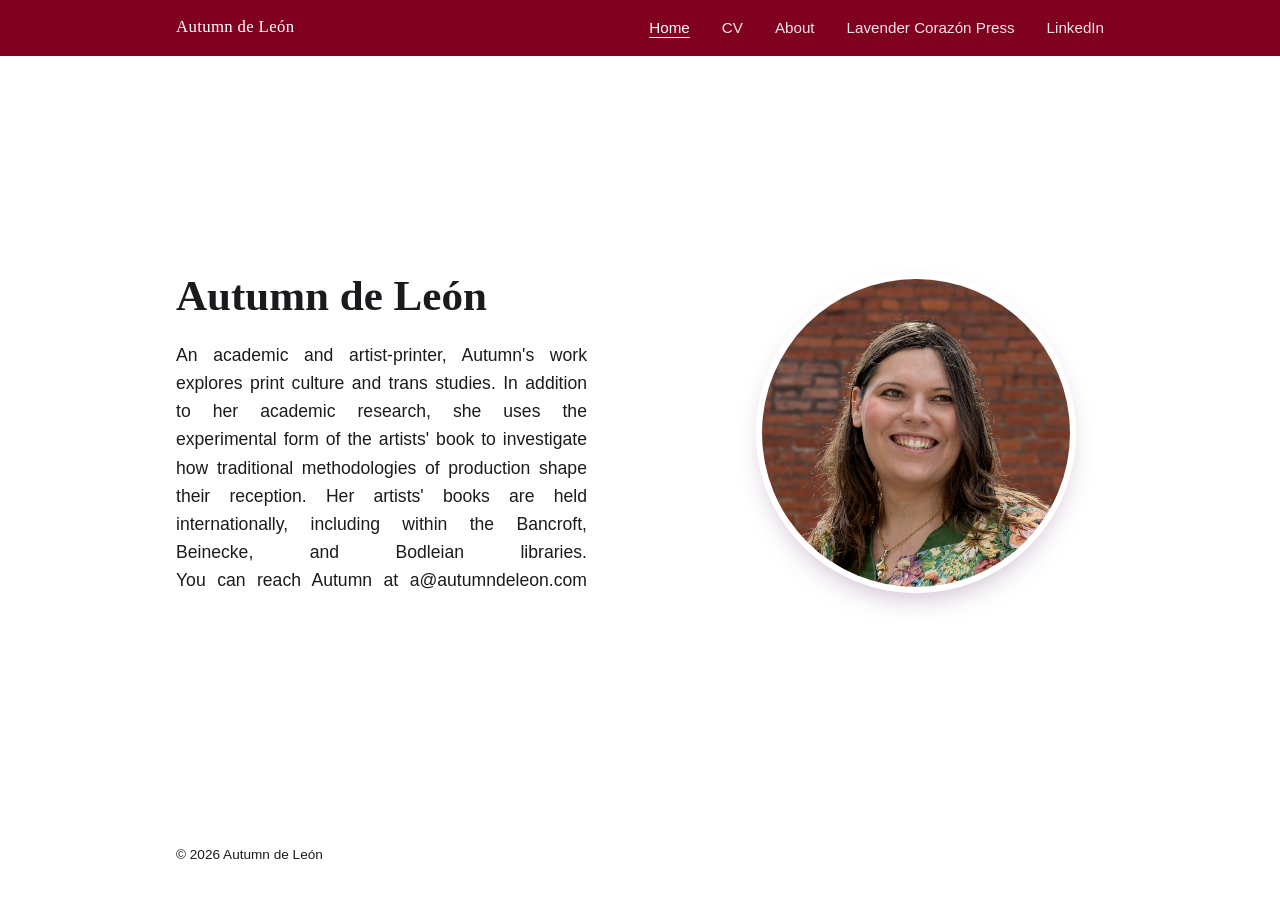
<file: index.html>
<!DOCTYPE html>
<html lang="en">
<head>
  <meta charset="UTF-8" />
  <meta name="viewport" content="width=device-width, initial-scale=1" />
  <title>Autumn de León</title>
  <meta name="description" content="Portfolio of Autumn de León - academic and artist-printer working in book history, print culture, and trans studies." />
<link rel="icon" href="favicon.png" />
<script type="application/ld+json">
{
  "@context": "https://schema.org",
  "@type": "Person",
  "name": "Autumn de León",
  "alternateName": "Autumn de Leon",
  "url": "https://autumndeleon.com/",
  "jobTitle": "Artist-Printer",
  "image": "https://autumndeleon.com/assets/autumn-headshot.png",
  "description": "Artist-Printer researching textual materiality as it relates to the book as object.",
  "worksFor": {
    "@type": "Organization",
    "name": "Lavender Corazón Press",
    "url": "https://lavendercorazon.com/"
  },
  "alumniOf": {
    "@type": "CollegeOrUniversity",
    "name": "University of California, Berkeley"
  },
  "sameAs": [
    "https://www.linkedin.com/in/autumndeleon/",
    "https://www.instagram.com/itsautumnhazel",
    "https://lavendercorazon.com/autumn.html"
  ]
}
</script>
  <link rel="stylesheet" href="style.css" />
  <link rel="canonical" href="https://autumndeleon.com/">
</head>
<body class="page-home">
  <header class="site-nav">
    <div class="site-nav__inner">
      <a class="site-nav__brand" href="/">Autumn de León</a>
      <button class="site-nav__toggle" aria-label="Open menu" aria-expanded="false" aria-controls="nav-list">
        <svg viewBox="0 0 24 24" fill="none" stroke="currentColor" stroke-width="2" stroke-linecap="round" stroke-linejoin="round">
          <line x1="4" x2="20" y1="12" y2="12"></line>
          <line x1="4" x2="20" y1="6" y2="6"></line>
          <line x1="4" x2="20" y1="18" y2="18"></line>
        </svg>
      </button>
      <ul class="site-nav__list" id="nav-list">
        <li><a href="/" class="is-active" aria-current="page">Home</a></li>
        <li><a href="/cv">CV</a></li>
        <li><a href="/bio">About</a></li>
        <li><a href="https://lavendercorazon.com/index">Lavender Corazón Press</a></li>
        <li><a href="https://www.linkedin.com/in/autumndeleon/">LinkedIn</a></li>
      </ul>
    </div>
  </header>

  <main>
    <section class="hero">
      <div class="container container--wide hero__inner">
        <div class="hero__copy">
          <h1 class="hero__name">Autumn de&nbsp;León</h1>
          <p class="hero__tagline">An academic and artist-printer, Autumn's work explores print culture and trans studies. In addition to her academic research, she uses the experimental form of the artists' book to investigate how traditional methodologies of production shape their reception. Her artists' books are held internationally, including within the Bancroft, Beinecke, and Bodleian libraries.</p>
          <p class="hero__tagline" id="email"></p>
        </div>
        <figure class="hero__portrait">
          <img src="assets/autumn-headshot.png" alt="Portrait of Autumn de León" width="320" height="320" />
        </figure>
      </div>
    </section>
  </main>

  <footer class="site-footer">
    <div class="container container--wide">
      <p>&copy; 2026 Autumn de León</p>
    </div>
  </footer>

  <script src="script.js"></script>
</body>
</html>
</file>
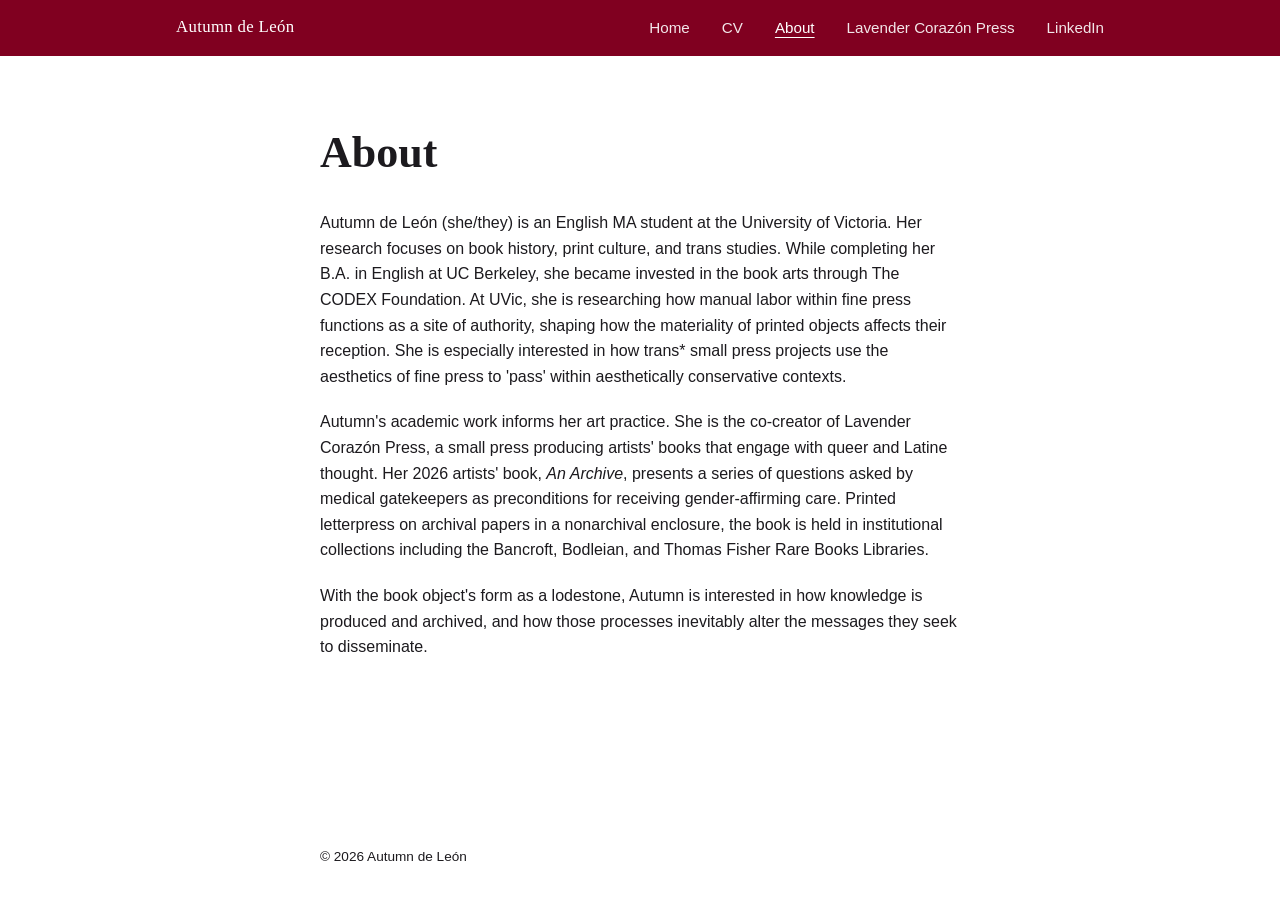
<file: bio.html>
<!DOCTYPE html>
<html lang="en">
<head>
  <meta charset="UTF-8" />
  <meta name="viewport" content="width=device-width, initial-scale=1" />
  <title>Autumn de León | About</title>
  <meta name="description" content="Autumn de León is a MA student at the University of Victoria studying English." />
<link rel="icon" href="favicon.png" />
<script type="application/ld+json">
{
  "@context": "https://schema.org",
  "@type": "Person",
  "name": "Autumn de León",
  "alternateName": "Autumn de Leon",
  "url": "https://autumndeleon.com/",
  "image": "https://autumndeleon.com/assets/autumn-headshot.png",
  "jobTitle": "Artist-Printer",
  "description": "Artist-Printer researching textual materiality as it relates to the book as object.",
  "worksFor": {
    "@type": "Organization",
    "name": "Lavender Corazón Press",
    "url": "https://lavendercorazon.com/"
  },
  "alumniOf": {
    "@type": "CollegeOrUniversity",
    "name": "University of California, Berkeley"
  },
  "sameAs": [
    "https://www.linkedin.com/in/autumndeleon/",
    "https://www.instagram.com/itsautumnhazel",
    "https://lavendercorazon.com/autumn.html"
  ]
}
</script>
  <link rel="stylesheet" href="style.css" />
  <link rel="canonical" href="https://autumndeleon.com/bio">
</head>
<body>
  <header class="site-nav">
    <div class="site-nav__inner">
      <a class="site-nav__brand" href="/">Autumn de León</a>
      <button class="site-nav__toggle" aria-label="Open menu" aria-expanded="false" aria-controls="nav-list">
        <svg viewBox="0 0 24 24" fill="none" stroke="currentColor" stroke-width="2" stroke-linecap="round" stroke-linejoin="round">
          <line x1="4" x2="20" y1="12" y2="12"></line>
          <line x1="4" x2="20" y1="6" y2="6"></line>
          <line x1="4" x2="20" y1="18" y2="18"></line>
        </svg>
      </button>
      <ul class="site-nav__list" id="nav-list">
        <li><a href="/">Home</a></li>
        <li><a href="/cv">CV</a></li>
        <li><a href="/bio" class="is-active" aria-current="page">About</a></li>
        <li><a href="https://lavendercorazon.com/index">Lavender Corazón Press</a></li>
        <li><a href="https://www.linkedin.com/in/autumndeleon/">LinkedIn</a></li>
      </ul>
    </div>
  </header>

  <main>
    <div class="container page-header">
      <h1>About</h1>
    </div>
    <div class="container bio">
      <p>Autumn de León (she/they) is an English MA student at the University of Victoria. Her research focuses on book history, print culture, and trans studies. While completing her B.A. in English at UC Berkeley, she became invested in the book arts through The CODEX Foundation. At UVic, she is researching how manual labor within fine press functions as a site of authority, shaping how the materiality of printed objects affects their reception. She is especially interested in how trans* small press projects use the aesthetics of fine press to 'pass' within aesthetically conservative contexts.</p>
      <p>Autumn's academic work informs her art practice. She is the co-creator of Lavender Corazón Press, a small press producing artists' books that engage with queer and Latine thought. Her 2026 artists' book, <i>An Archive</i>, presents a series of questions asked by medical gatekeepers as preconditions for receiving gender-affirming care. Printed letterpress on archival papers in a nonarchival enclosure, the book is held in institutional collections including the Bancroft, Bodleian, and Thomas Fisher Rare Books Libraries.</p>
      <p>With the book object's form as a lodestone, Autumn is interested in how knowledge is produced and archived, and how those processes inevitably alter the messages they seek to disseminate.</p>
    </div>
  </main>

  <footer class="site-footer">
    <div class="container">
      <p>&copy; 2026 Autumn de León</p>
    </div>
  </footer>

  <script src="script.js"></script>
</body>
</html>
</file>
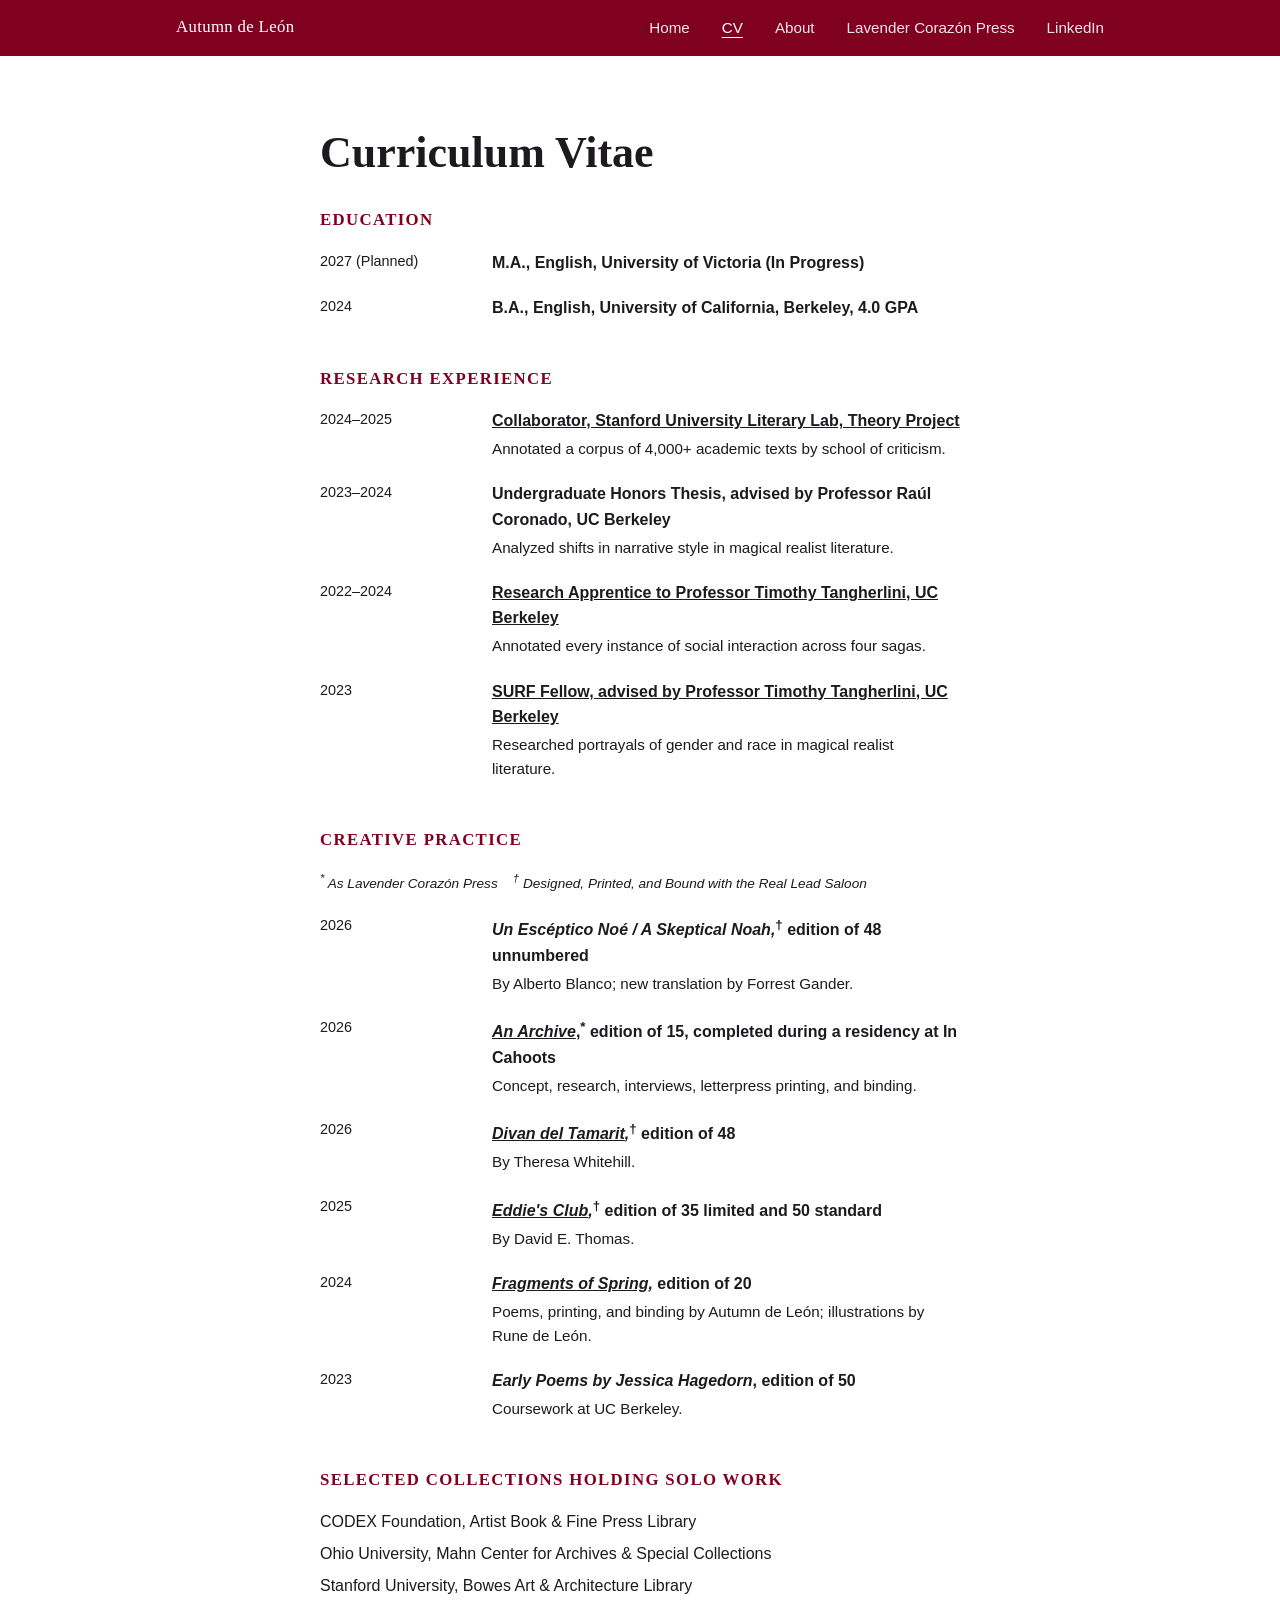
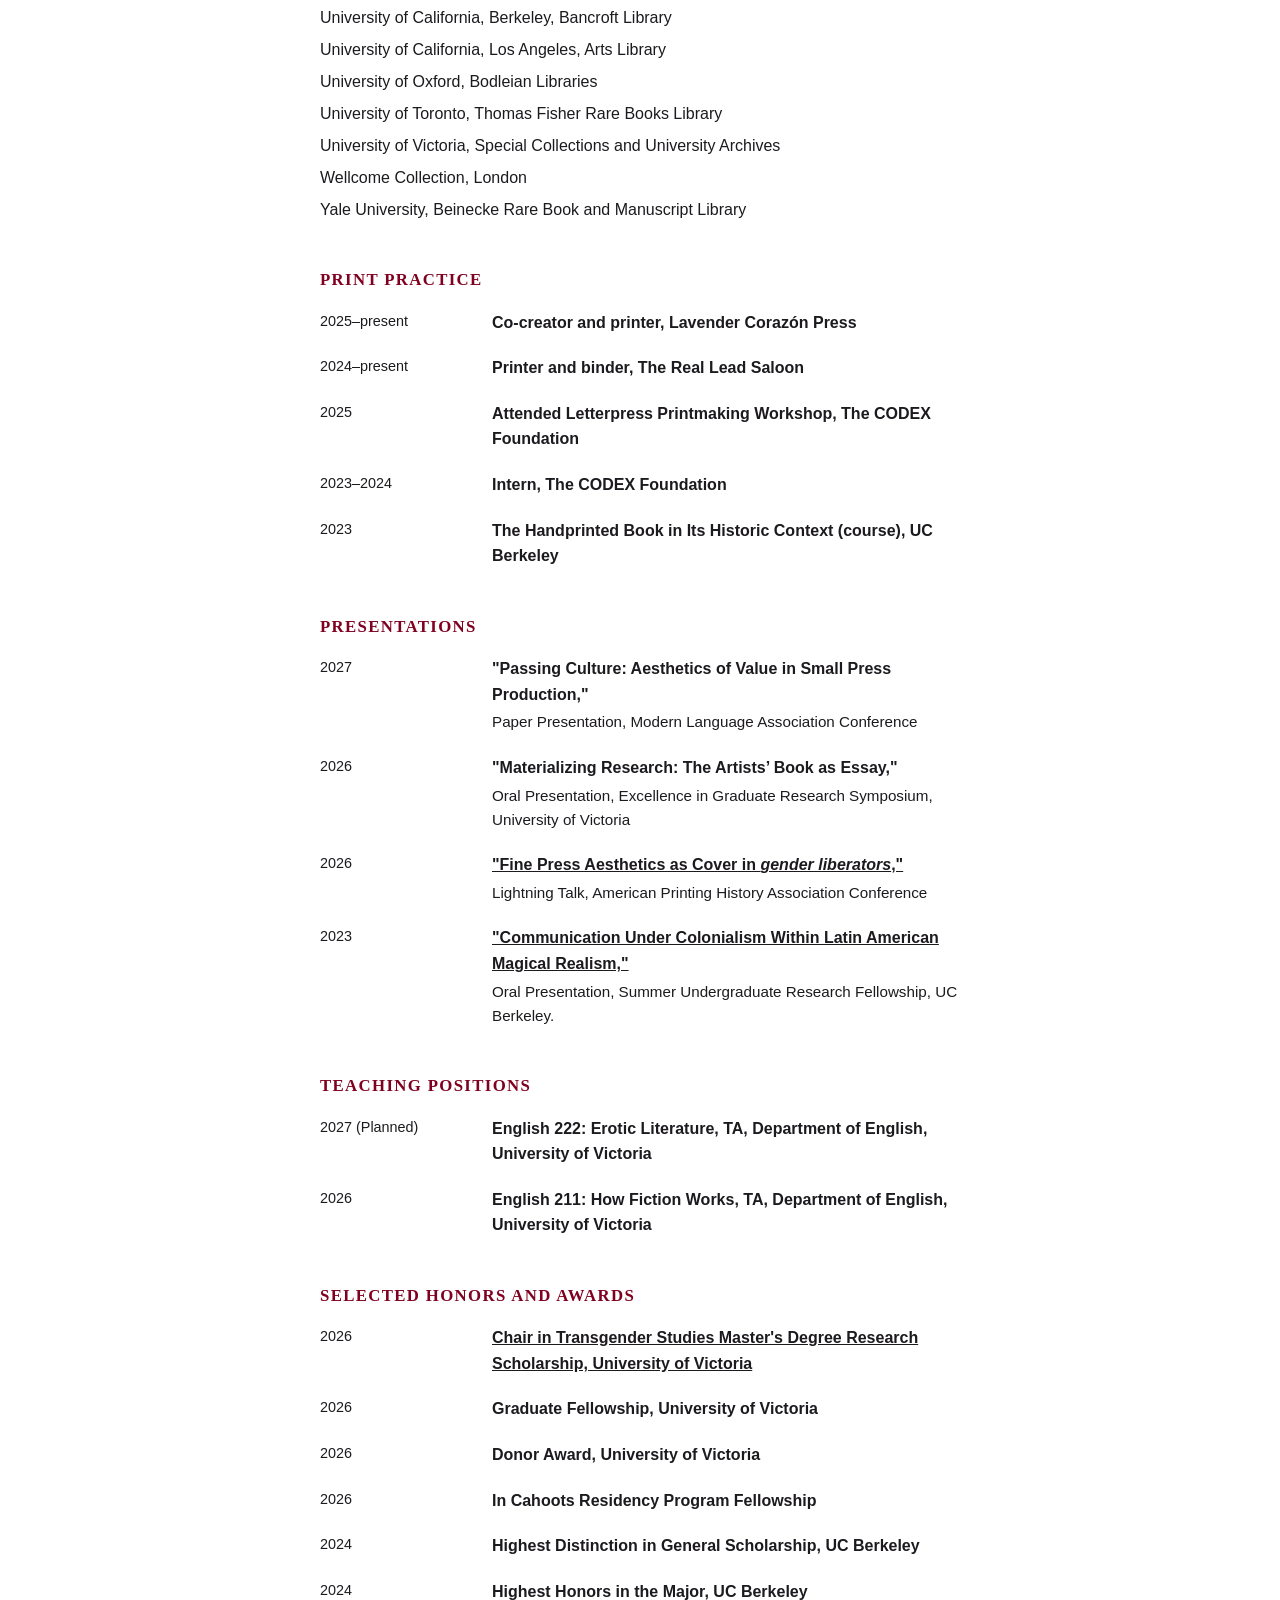
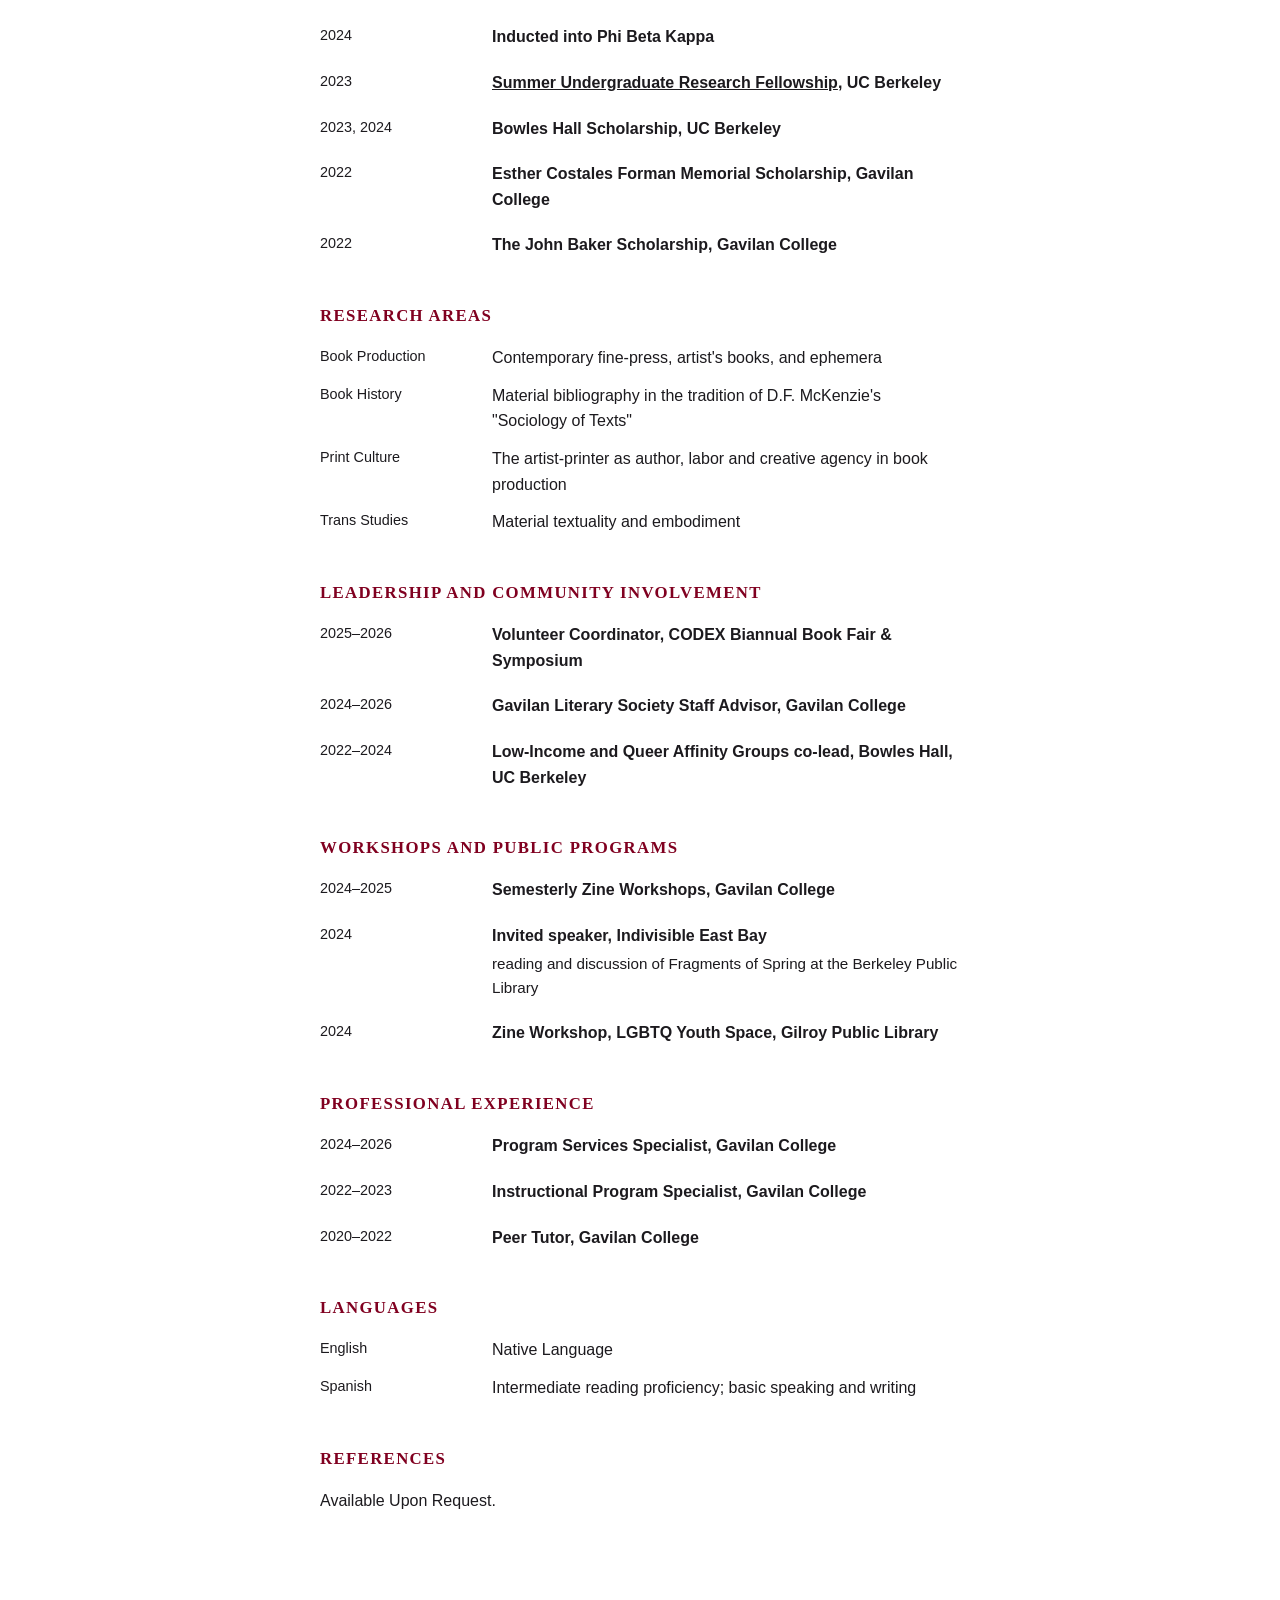
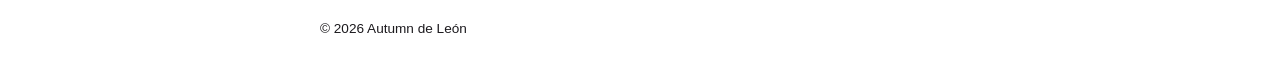
<file: cv.html>
<!DOCTYPE html>
<html lang="en">
<head>
  <meta charset="UTF-8" />
  <meta name="viewport" content="width=device-width, initial-scale=1" />
  <title>Autumn de León | CV</title>
  <meta name="description" content="Artist-Printer researching textual materiality as it relates to the book as object." />
<link rel="icon" href="favicon.png" />
<script type="application/ld+json">
{
  "@context": "https://schema.org",
  "@type": "Person",
  "name": "Autumn de León",
  "alternateName": "Autumn de Leon",
  "url": "https://autumndeleon.com/",
  "jobTitle": "Artist-Printer",
  "image": "https://autumndeleon.com/assets/autumn-headshot.png",
  "description": "Artist-Printer researching textual materiality as it relates to the book as object.",
  "worksFor": {
    "@type": "Organization",
    "name": "Lavender Corazón Press",
    "url": "https://lavendercorazon.com/"
  },
  "alumniOf": {
    "@type": "CollegeOrUniversity",
    "name": "University of California, Berkeley"
  },
  "sameAs": [
    "https://www.linkedin.com/in/autumndeleon/",
    "https://www.instagram.com/itsautumnhazel",
    "https://lavendercorazon.com/autumn.html"
  ]
}
</script>
  <link rel="stylesheet" href="style.css" />
  <link rel="canonical" href="https://autumndeleon.com/cv">
</head>
<body>
  <header class="site-nav">
    <div class="site-nav__inner">
      <a class="site-nav__brand" href="/">Autumn de León</a>
      <button class="site-nav__toggle" aria-label="Open menu" aria-expanded="false" aria-controls="nav-list">
        <svg viewBox="0 0 24 24" fill="none" stroke="currentColor" stroke-width="2" stroke-linecap="round" stroke-linejoin="round">
          <line x1="4" x2="20" y1="12" y2="12"></line>
          <line x1="4" x2="20" y1="6" y2="6"></line>
          <line x1="4" x2="20" y1="18" y2="18"></line>
        </svg>
      </button>
      <ul class="site-nav__list" id="nav-list">
        <li><a href="/">Home</a></li>
        <li><a href="/cv" class="is-active" aria-current="page">CV</a></li>
        <li><a href="/bio">About</a></li>
        <li><a href="https://lavendercorazon.com/index">Lavender Corazón Press</a></li>
        <li><a href="https://www.linkedin.com/in/autumndeleon/">LinkedIn</a></li>
      </ul>
    </div>
  </header>

  <main>
    <div class="container page-header">
      <h1>Curriculum Vitae</h1>
    </div>

    <div class="container cv">

      <section class="cv-section">
        <h2>Education</h2>
        <div class="cv-entries">
          <div class="cv-entry">
            <div class="cv-entry__date">2027 (Planned)</div>
            <div><div class="cv-entry__title">M.A., English, University of Victoria (In Progress)</div></div>
          </div>
          <div class="cv-entry">
            <div class="cv-entry__date">2024</div>
            <div><div class="cv-entry__title">B.A., English, University of California, Berkeley, 4.0 GPA</div></div>
          </div>
        </div>
      </section>

      <section class="cv-section">
        <h2>Research Experience</h2>
        <div class="cv-entries">
          <div class="cv-entry">
            <div class="cv-entry__date">2024–2025</div>
            <div>
              <div class="cv-entry__title"><a href="https://litlab.stanford.edu/projects/theory/" target="_blank">Collaborator, Stanford University Literary Lab, Theory Project</a></div>
              <div class="cv-entry__detail">Annotated a corpus of 4,000+ academic texts by school of criticism.</div>
            </div>
          </div>
          <div class="cv-entry">
            <div class="cv-entry__date">2023–2024</div>
            <div>
              <div class="cv-entry__title">Undergraduate Honors Thesis, advised by Professor Raúl Coronado, UC Berkeley</div>
              <div class="cv-entry__detail">Analyzed shifts in narrative style in magical realist literature.</div>
            </div>
          </div>
          <div class="cv-entry">
            <div class="cv-entry__date">2022–2024</div>
            <div>
              <div class="cv-entry__title"><a href="https://www.theverge.com/2014/7/15/5898653/mapping-mythical-social-networks" target="_blank">Research Apprentice to Professor Timothy Tangherlini, UC Berkeley</a></div>
              <div class="cv-entry__detail">Annotated every instance of social interaction across four sagas.</div>
            </div>
          </div>
          <div class="cv-entry">
            <div class="cv-entry__date">2023</div>
            <div>
              <div class="cv-entry__title"><a href="https://research.berkeley.edu/surf-fellows/autumn-de-leon/" target="_blank">SURF Fellow, advised by Professor Timothy Tangherlini, UC Berkeley</a></div>
              <div class="cv-entry__detail">Researched portrayals of gender and race in magical realist literature.</div>
            </div>
          </div>
        </div>
      </section>

      <section class="cv-section">
        <h2>Creative Practice</h2>
        <p class="cv-section__note"><sup>*</sup> As Lavender Corazón Press &nbsp;&nbsp; <sup>†</sup> Designed, Printed, and Bound with the Real Lead Saloon</p>
        <div class="cv-entries">
          <!--<div class="cv-entry">
            <div class="cv-entry__date">Forthcoming</div>
            <div class="cv-entry__title"><i>Monograph,</i><sup>*</sup> edition of 40</div>
          </div>-->
          <div class="cv-entry">
            <div class="cv-entry__date">2026</div>
            <div>
            <div class="cv-entry__title"><i>Un Escéptico Noé / A Skeptical Noah,</i><sup>†</sup> edition of 48 unnumbered</div>
            <div class="cv-entry__detail">By Alberto Blanco; new translation by Forrest Gander.</div>
          </div>
          </div>
          <div class="cv-entry">
            <div class="cv-entry__date">2026</div>
            <div>
              <div class="cv-entry__title"><a href="https://searchworks.stanford.edu/view/in00001214239" target="_blank"><i>An Archive</a></i>,<sup>*</sup> edition of 15, completed during a residency at In Cahoots</div>
              <div class="cv-entry__detail">Concept, research, interviews, letterpress printing, and binding.</div>
            </div>
          </div>
          <div class="cv-entry">
            <div class="cv-entry__date">2026</div>
            <div>
            <div class="cv-entry__title"><a href="https://searchworks.stanford.edu/view/in00001200926" target="_blank"><i>Divan del Tamarit</a>,</i><sup>†</sup> edition of 48</div>
            <div class="cv-entry__detail">By Theresa Whitehill.</div>
          </div>
          </div>
          <div class="cv-entry">
            <div class="cv-entry__date">2025</div>
            <div>
            <div class="cv-entry__title"><a href="https://searchworks.stanford.edu/view/in00001200914" target="_blank"><i>Eddie's Club</a>,</i><sup>†</sup> edition of 35 limited and 50 standard</div>
            <div class="cv-entry__detail">By David E. Thomas.</div>
          </div>
          </div>
          <div class="cv-entry">
            <div class="cv-entry__date">2024</div>
            <div>
            <div class="cv-entry__title"><a href="https://solo.bodleian.ox.ac.uk/permalink/44OXF_INST/rl48sd/alma991027748103707026" target="_blank"><i>Fragments of Spring</a>,</i> edition of 20</div>
            <div class="cv-entry__detail">Poems, printing, and binding by Autumn de León; illustrations by Rune de León.</div>
          </div>
          </div>
          <div class="cv-entry">
            <div class="cv-entry__date">2023</div>
            <div>
            <div class="cv-entry__title"><i>Early Poems by Jessica Hagedorn</i>, edition of 50</div>
             <div class="cv-entry__detail">Coursework at UC Berkeley.</div>
          </div>
        </div>
        </div>
      </section>

        <section class="cv-section">
        <h2>Selected Collections Holding Solo Work</h2>
        <ul class="cv-plain-list">
          <li>CODEX Foundation, Artist Book &amp; Fine Press Library</li>
          <li>Ohio University, Mahn Center for Archives & Special Collections</li>
          <li>Stanford University, Bowes Art &amp; Architecture Library</li>
          <li>University of California, Berkeley, Bancroft Library</li>
          <li>University of California, Los Angeles, Arts Library</li>
          <li>University of Oxford, Bodleian Libraries</li>
          <li>University of Toronto, Thomas Fisher Rare Books Library</li>
          <li>University of Victoria, Special Collections and University Archives</li>
          <!--<li>In Cahoots Archive</li>-->
          <li>Wellcome Collection, London</li>
          <li>Yale University, Beinecke Rare Book and Manuscript Library</li>
        </ul>
      </section>

        <section class="cv-section">
        <h2>Print Practice</h2>
        <div class="cv-entries">
          <div class="cv-entry"><div class="cv-entry__date">2025–present</div><div class="cv-entry__title">Co-creator and printer, Lavender Corazón Press</div></div>
          <div class="cv-entry"><div class="cv-entry__date">2024–present</div><div class="cv-entry__title">Printer and binder, The Real Lead Saloon</div></div>
          <div class="cv-entry"><div class="cv-entry__date">2025</div><div class="cv-entry__title">Attended Letterpress Printmaking Workshop, The CODEX Foundation</div></div>
          <div class="cv-entry"><div class="cv-entry__date">2023–2024</div><div class="cv-entry__title">Intern, The CODEX Foundation</div></div>
          <div class="cv-entry"><div class="cv-entry__date">2023</div><div class="cv-entry__title">The Handprinted Book in Its Historic Context (course), UC Berkeley</div></div>
        </div>
      </section>

      <section class="cv-section">
        <h2>Presentations</h2>
        <div class="cv-entries">
          <div class="cv-entry">
            <div class="cv-entry__date">2027</div>
            <div>
              <div class="cv-entry__title">"Passing Culture: Aesthetics of Value in Small Press Production,"</div>
              <div class="cv-entry__detail">Paper Presentation, Modern Language Association Conference</div>
            </div>
          </div>
          <div class="cv-entry">
            <div class="cv-entry__date">2026</div>
            <div>
              <div class="cv-entry__title">"Materializing Research: The Artists’ Book as Essay,"</div>
              <div class="cv-entry__detail">Oral Presentation, Excellence in Graduate Research Symposium, University of Victoria</div>
            </div>
          </div>
          <div class="cv-entry">
            <div class="cv-entry__date">2026</div>
            <div>
              <div class="cv-entry__title"><a href="https://printinghistory.org/2026-conference/" target="_blank">"Fine Press Aesthetics as Cover in <i>gender liberators</i>,"</a></div>
              <div class="cv-entry__detail">Lightning Talk, American Printing History Association Conference</div>
            </div>
          </div>
          <div class="cv-entry">
            <div class="cv-entry__date">2023</div>
            <div>
              <div class="cv-entry__title"><a href="https://research.berkeley.edu/surf-fellows/autumn-de-leon/" target="_blank">"Communication Under Colonialism Within Latin American Magical Realism,"</a></div>
              <div class="cv-entry__detail">Oral Presentation, Summer Undergraduate Research Fellowship, UC Berkeley.</div>
            </div>
          </div>
        </div>
      </section>

        <section class="cv-section">
        <h2>Teaching Positions</h2>
        <div class="cv-entries">
          <div class="cv-entry"><div class="cv-entry__date">2027 (Planned)</div><div class="cv-entry__title">English 222: Erotic Literature, TA, Department of English, University of Victoria</div></div>
          <div class="cv-entry"><div class="cv-entry__date">2026</div><div class="cv-entry__title">English 211: How Fiction Works, TA, Department of English, University of Victoria</div></div>
        </div>
      </section>

      <section class="cv-section">
        <h2>Selected Honors and Awards</h2>
        <div class="cv-entries">
          <div class="cv-entry"><div class="cv-entry__date">2026</div><div class="cv-entry__title"><a href="https://www.uvic.ca/research/transchair/research/scholarship/index.php" target="_blank">Chair in Transgender Studies Master's Degree Research Scholarship, University of Victoria</a></div></div> 
          <!--<div class="cv-entry"><div class="cv-entry__date">2026</div><div class="cv-entry__title">Graduate Entrance Award, University of Victoria</div></div>-->
          <div class="cv-entry"><div class="cv-entry__date">2026</div><div class="cv-entry__title">Graduate Fellowship, University of Victoria</div></div>
          <div class="cv-entry"><div class="cv-entry__date">2026</div><div class="cv-entry__title">Donor Award, University of Victoria</div></div>
          <div class="cv-entry"><div class="cv-entry__date">2026</div><div class="cv-entry__title">In Cahoots Residency Program Fellowship</div></div>
          <div class="cv-entry"><div class="cv-entry__date">2024</div><div class="cv-entry__title">Highest Distinction in General Scholarship, UC Berkeley</div></div>
          <div class="cv-entry"><div class="cv-entry__date">2024</div><div class="cv-entry__title">Highest Honors in the Major, UC Berkeley</div></div>
          <div class="cv-entry"><div class="cv-entry__date">2024</div><div class="cv-entry__title">Inducted into Phi Beta Kappa</div></div>
          <div class="cv-entry"><div class="cv-entry__date">2023</div><div class="cv-entry__title"><a href="https://research.berkeley.edu/surf-fellows/autumn-de-leon/" target="_blank">Summer Undergraduate Research Fellowship</a>, UC Berkeley</div></div>
          <div class="cv-entry"><div class="cv-entry__date">2023, 2024</div><div class="cv-entry__title">Bowles Hall Scholarship, UC Berkeley</div></div>
          <div class="cv-entry"><div class="cv-entry__date">2022</div><div class="cv-entry__title">Esther Costales Forman Memorial Scholarship, Gavilan College</div></div>
          <div class="cv-entry"><div class="cv-entry__date">2022</div><div class="cv-entry__title">The John Baker Scholarship, Gavilan College</div></div>
        </div>
      </section>

      <section class="cv-section">
        <h2>Research Areas</h2>
        <div class="cv-term-list">
          <div class="cv-term-list__row"><div class="cv-term-list__term">Book Production</div><div>Contemporary fine-press, artist's books, and ephemera</div></div>
          <div class="cv-term-list__row"><div class="cv-term-list__term">Book History</div><div>Material bibliography in the tradition of D.F. McKenzie's "Sociology of Texts"</div></div>
          <div class="cv-term-list__row"><div class="cv-term-list__term">Print Culture</div><div>The artist-printer as author, labor and creative agency in book production</div></div>
          <div class="cv-term-list__row"><div class="cv-term-list__term">Trans Studies</div><div>Material textuality and embodiment</div></div>
        </div>
      </section>

      <section class="cv-section">
        <h2>Leadership and Community Involvement</h2>
        <div class="cv-entries">
          <div class="cv-entry"><div class="cv-entry__date">2025–2026</div><div class="cv-entry__title">Volunteer Coordinator, CODEX Biannual Book Fair &amp; Symposium</div></div>
          <div class="cv-entry"><div class="cv-entry__date">2024–2026</div><div class="cv-entry__title">Gavilan Literary Society Staff Advisor, Gavilan College</div></div>
          <div class="cv-entry"><div class="cv-entry__date">2022–2024</div><div class="cv-entry__title">Low-Income and Queer Affinity Groups co-lead, Bowles Hall, UC Berkeley</div></div>
        </div>
      </section>

      <section class="cv-section">
        <h2>Workshops and Public Programs</h2>
        <div class="cv-entries">
          <div class="cv-entry"><div class="cv-entry__date">2024–2025</div><div class="cv-entry__title">Semesterly Zine Workshops, Gavilan College</div></div>
          <div class="cv-entry"><div class="cv-entry__date">2024</div><div><div class="cv-entry__title">Invited speaker, Indivisible East Bay</div> <div class="cv-entry__detail">reading and discussion of Fragments of Spring at the Berkeley Public Library</div></div></div>
          <div class="cv-entry"><div class="cv-entry__date">2024</div><div class="cv-entry__title">Zine Workshop, LGBTQ Youth Space, Gilroy Public Library</div></div>
        </div>
      </section>

      <section class="cv-section">
        <h2>Professional Experience</h2>
        <div class="cv-entries">
          <div class="cv-entry"><div class="cv-entry__date">2024–2026</div><div class="cv-entry__title">Program Services Specialist, Gavilan College</div></div>
          <div class="cv-entry"><div class="cv-entry__date">2022–2023</div><div class="cv-entry__title">Instructional Program Specialist, Gavilan College</div></div>
          <div class="cv-entry"><div class="cv-entry__date">2020–2022</div><div class="cv-entry__title">Peer Tutor, Gavilan College</div></div>
        </div>
      </section>

      <section class="cv-section">
        <h2>Languages</h2>
        <div class="cv-term-list">
          <div class="cv-term-list__row"><div class="cv-term-list__term">English</div><div>Native Language</div></div>
          <div class="cv-term-list__row"><div class="cv-term-list__term">Spanish</div><div>Intermediate reading proficiency; basic speaking and writing</div></div>
        </div>
      </section>

      <section class="cv-section">
        <h2>References</h2>
        <p>Available Upon Request.</p>
      </section>

    </div>
  </main>

  <footer class="site-footer">
    <div class="container">
      <p>&copy; 2026 Autumn de León</p>
    </div>
  </footer>

  <script src="script.js"></script>
</body>
</html>
</file>
<file: style.css>
*,
*::before,
*::after {
  box-sizing: border-box;
}

html {
  -webkit-text-size-adjust: 100%;
}

body,
h1,
h2,
h3,
p,
figure,
dl,
dd {
  margin: 0;
}

img {
  display: block;
  max-width: 100%;
}

a {
  color: inherit;
}

ul {
  list-style: none;
  margin: 0;
  padding: 0;
}

:root {
  --color-ink: #1c1a1e;
  --color-muted: ##605557;
  --color-plum: #800020;
  --color-plum-soft: ##dfbdc5;
  --color-lavender-wash: ##fcf7f8;
  --color-border: ##e8dbdd;
  --color-bg: #ffffff;

  --font-display: Superclarendon, "Bookman Old Style", "URW Bookman", Georgia, "Times New Roman", serif;
  --font-body: Optima, Candara, "Noto Sans", "Segoe UI", sans-serif;

  --container-width: 46rem;       /* prose pages: bio, cv */
  --container-width-wide: 64rem;  /* home hero */
  --container-pad: clamp(1.25rem, 5vw, 3rem);

  --space-2xs: 0.5rem;
  --space-xs: 0.75rem;
  --space-s: 1.25rem;
  --space-m: 2rem;
  --space-l: 3rem;
  --space-xl: 4.5rem;
}

html,
body {
  height: 100%;
}

body {
  display: flex;
  flex-direction: column;
  min-height: 100vh;
  font-family: var(--font-body);
  color: var(--color-ink);
  background: var(--color-lavender-wash);
  line-height: 1.6;
  -webkit-font-smoothing: antialiased;
}

.site-nav {
  flex-shrink: 0;
}

main {
  flex: 1 0 auto;
}

.site-footer {
  flex-shrink: 0;
}

h1,
h2,
h3 {
  font-family: var(--font-display);
  color: var(--color-ink);
  line-height: 1.15;
}


.container {
  width: 100%;
  max-width: var(--container-width);
  margin-inline: auto;
  padding-inline: var(--container-pad);
}

.container--wide {
  max-width: var(--container-width-wide);
}


.site-nav {
  position: sticky;
  top: 0;
  z-index: 20;
  background: var(--color-plum);
  color: #fff;
}

.site-nav__inner {
  max-width: var(--container-width-wide);
  margin-inline: auto;
  padding: 0.9rem var(--container-pad);
  display: flex;
  align-items: center;
  justify-content: space-between;
  gap: var(--space-m);
}

.site-nav__brand {
  font-family: var(--font-display);
  font-size: 1.05rem;
  letter-spacing: 0.02em;
  text-decoration: none;
  white-space: nowrap;
}

.site-nav__toggle {
  display: none;
  background: none;
  border: 0;
  color: #fff;
  padding: 0.35rem;
  cursor: pointer;
  line-height: 0;
}

.site-nav__toggle svg {
  width: 22px;
  height: 22px;
}

.site-nav__list {
  display: flex;
  flex-wrap: wrap;
  align-items: center;
  gap: var(--space-m);
}

.site-nav__list a {
  font-size: 0.95rem;
  text-decoration: none;
  opacity: 0.9;
  transition: opacity 0.15s ease;
}

.site-nav__list a:hover,
.site-nav__list a:focus-visible,
.site-nav__list a.is-active {
  opacity: 1;
}

.site-nav__list a.is-active {
  text-decoration: underline;
  text-underline-offset: 4px;
}

.site-nav__list a:focus-visible {
  outline: 2px solid #fff;
  outline-offset: 3px;
}

@media (max-width: 640px) {
  .site-nav__toggle {
    display: block;
  }

  .site-nav__list {
    display: none;
    position: absolute;
    top: 100%;
    left: 0;
    right: 0;
    flex-direction: column;
    align-items: flex-start;
    gap: 0;
    background: var(--color-plum);
    padding: 0.5rem var(--container-pad) 1.25rem;
    border-top: 1px solid rgba(255, 255, 255, 0.15);
  }

  .site-nav__list.is-open {
    display: flex;
  }

  .site-nav__list a {
    width: 100%;
    padding: 0.6rem 0;
  }
}


.page-header {
  padding-top: var(--space-xl);
  padding-bottom: var(--space-m);
}

.page-header h1 {
  font-size: clamp(2rem, 5vw, 2.75rem);
}


.hero {
  padding-block: clamp(3rem, 8vw, 5.5rem);
}

body.page-home main {
  display: flex;
}

body.page-home .hero {
  flex: 1;
  display: flex;
  align-items: center;
  width: 100%;
  padding-block: clamp(2rem, 6vw, 4rem);
}

body.page-home .site-footer {
  min-height: 10vh;
  display: flex;
  align-items: center;
}

.hero__inner {
  display: grid;
  grid-template-columns: 1.3fr 1fr;
  align-items: center;
  gap: clamp(2rem, 6vw, 4rem);
}

.hero__name {
  font-size: clamp(1.92rem, 4.61vw, 2.69rem);
  margin-bottom: var(--space-s);
}

.hero__tagline {
  color: var(--color-muted);
  font-size: 1.1rem;
  text-align: justify;
  text-justify: inter-word;
  text-align-last: justify;
  max-width: 42ch;
}

.hero__portrait {
  justify-self: center;
}

.hero__portrait img {
  width: min(320px, 100%);
  aspect-ratio: 1 / 1;
  object-fit: cover;
  border-radius: 50%;
  border: 6px solid #fff;
  box-shadow: 0 12px 30px -12px rgba(71, 0, 79, 0.35);
}

@media (max-width: 720px) {
  .hero__inner {
    grid-template-columns: 1fr;
    text-align: center;
  }

  .hero__tagline {
    margin-inline: auto;
  }

  .hero__portrait {
    order: -1;
  }
}


.bio {
  padding-bottom: var(--space-xl);
}

.bio p + p {
  margin-top: var(--space-s);
}

.bio em,
.bio i {
  font-style: italic;
}


.cv {
  padding-bottom: var(--space-xl);
}

.cv-section {
  padding-top: var(--space-l);
  border-top: 1px solid var(--color-border);
}

.cv-section:first-child {
  padding-top: 0;
  border-top: 0;
}

.cv-section h2 {
  font-size: 1.05rem;
  text-transform: uppercase;
  letter-spacing: 0.08em;
  color: var(--color-plum);
  margin-bottom: var(--space-s);
}

.cv-section__note {
  font-size: 0.85rem;
  font-style: italic;
  color: var(--color-muted);
  margin-bottom: var(--space-s);
}

.cv-entries {
  display: flex;
  flex-direction: column;
  gap: var(--space-s);
}

.cv-entry {
  display: grid;
  grid-template-columns: 9.5rem 1fr;
  gap: var(--space-s);
}

.cv-entry__date {
  color: var(--color-muted);
  font-size: 0.9rem;
  white-space: nowrap;
}

.cv-entry__title {
  font-weight: 600;
}

.cv-entry__detail {
  color: var(--color-muted);
  font-size: 0.95rem;
  margin-top: 0.2rem;
}

.cv-entry__detail + .cv-entry__detail {
  margin-top: 0.1rem;
}

@media (max-width: 560px) {
  .cv-entry {
    grid-template-columns: 1fr;
    gap: 0.15rem;
  }
}


.cv-plain-list {
  display: flex;
  flex-direction: column;
  gap: 0.4rem;
}

.cv-term-list {
  display: flex;
  flex-direction: column;
  gap: var(--space-xs);
}

.cv-term-list__row {
  display: grid;
  grid-template-columns: 9.5rem 1fr;
  gap: var(--space-s);
}

.cv-term-list__term {
  color: var(--color-muted);
  font-size: 0.9rem;
}

@media (max-width: 560px) {
  .cv-term-list__row {
    grid-template-columns: 1fr;
    gap: 0.15rem;
  }
}


.site-footer {
  border-top: 1px solid var(--color-border);
  padding-block: var(--space-m);
}

.site-footer p {
  font-size: 0.85rem;
  color: var(--color-muted);
}


a:focus-visible,
button:focus-visible {
  outline: 2px solid var(--color-plum);
  outline-offset: 2px;
}


@media (prefers-reduced-motion: reduce) {
  * {
    transition: none !important;
  }
}
</file>
